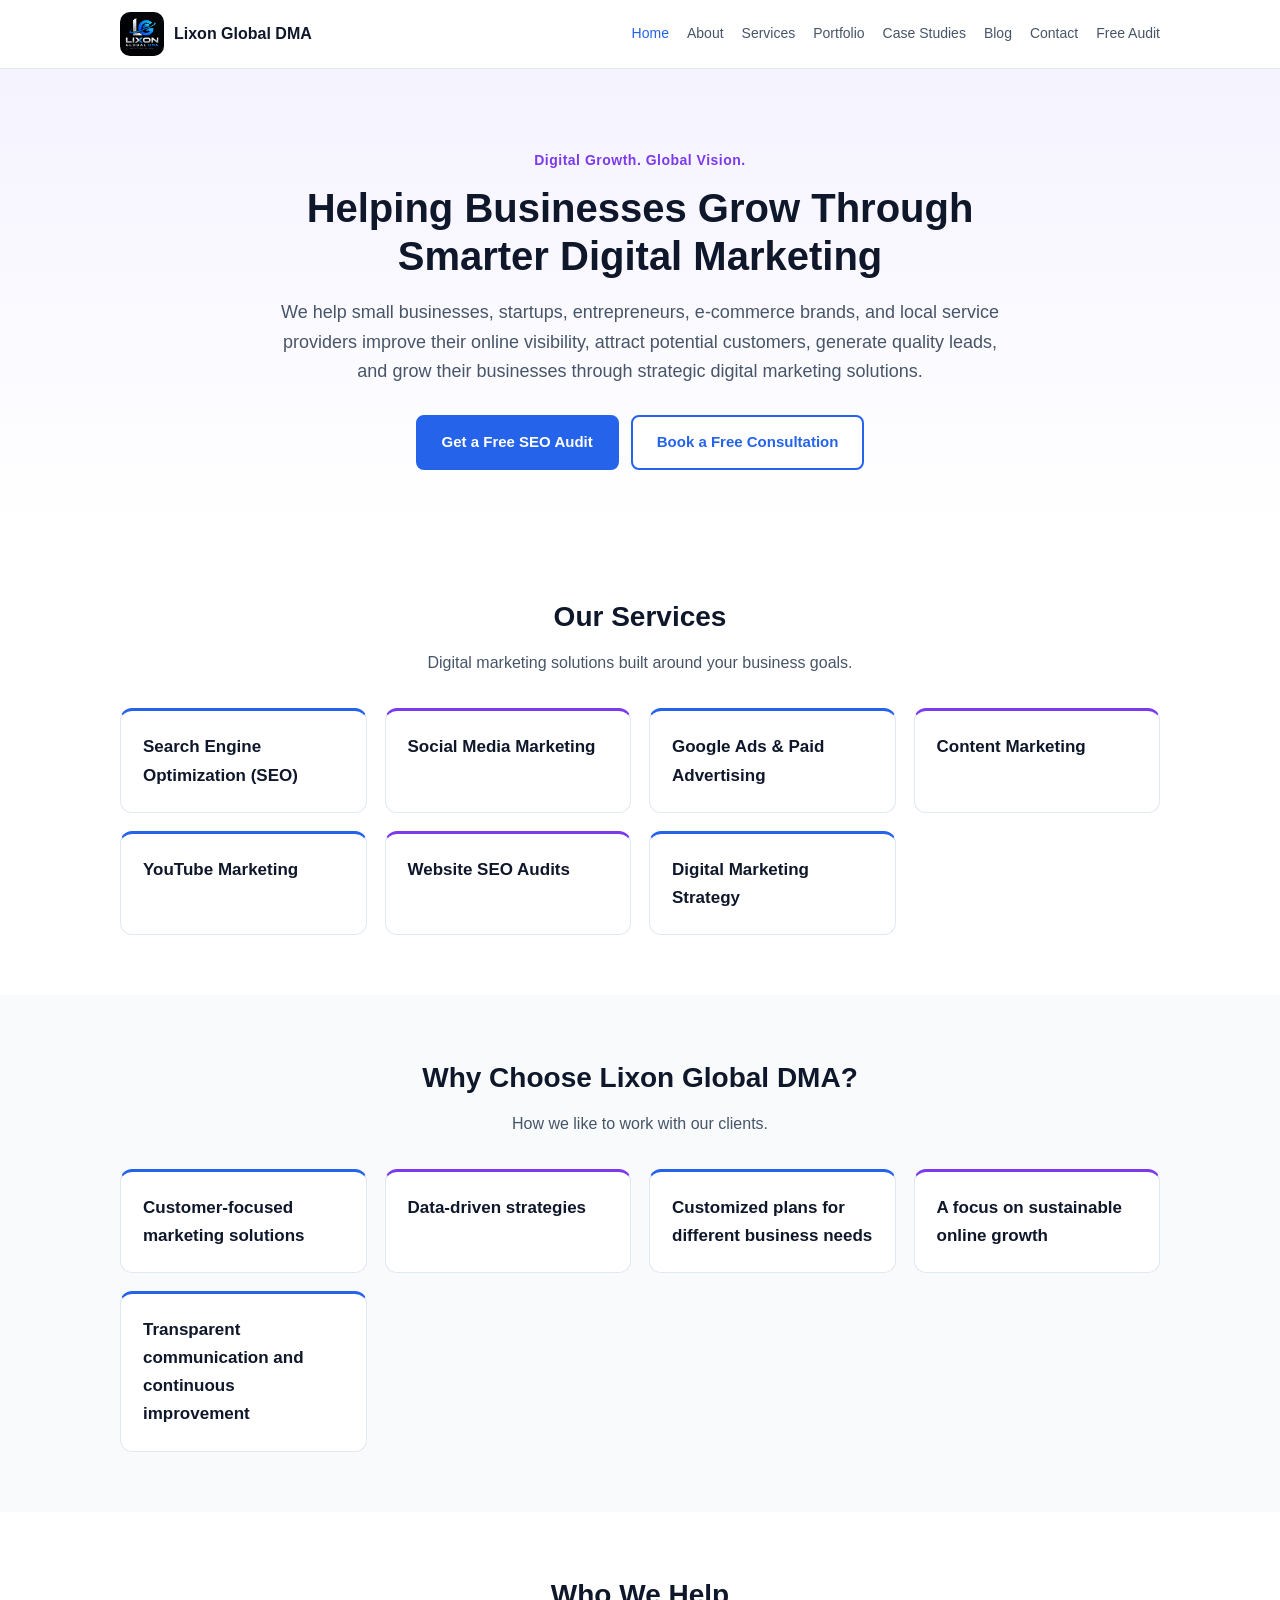
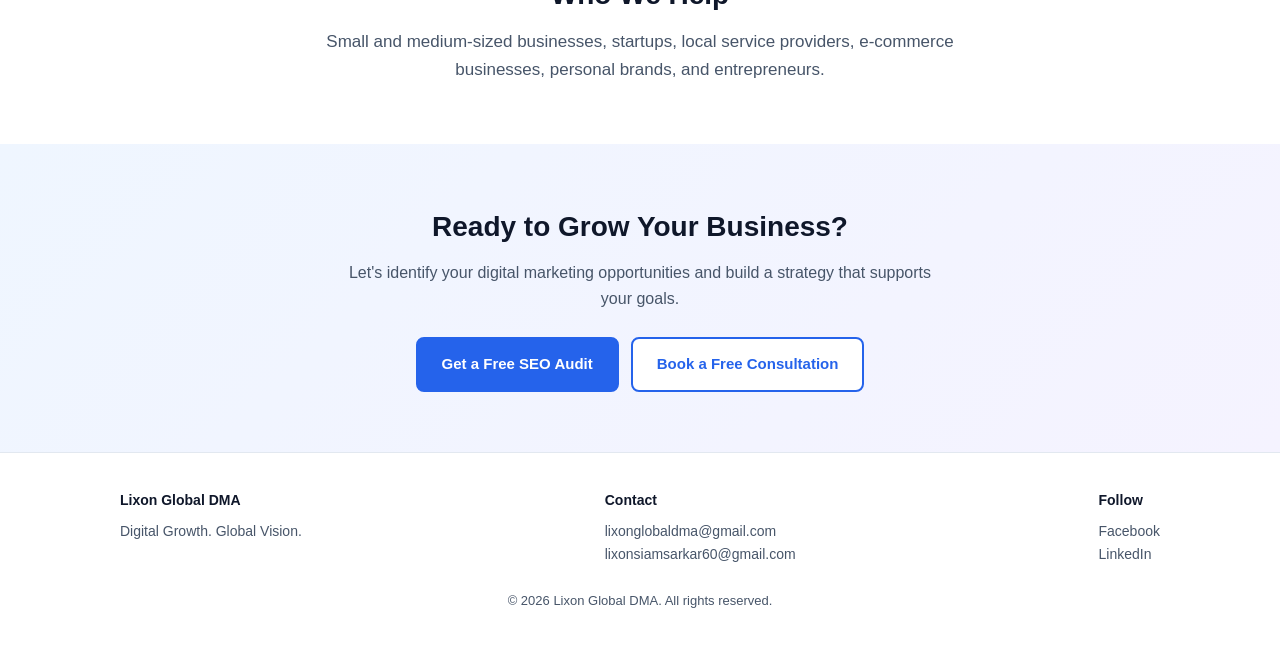
<file: index.html>
<!DOCTYPE html>
<html lang="en">
<head>
<meta charset="UTF-8">
<meta name="viewport" content="width=device-width, initial-scale=1">
<title>Lixon Global DMA | Digital Growth. Global Vision.</title>
<meta name="description" content="Lixon Global DMA is a digital marketing agency helping businesses grow through SEO, social media, content, and paid advertising.">
<link rel="stylesheet" href="style.css">
</head>
<body>
<header>
 <div class="wrap bar">
  <a href="index.html" class="brand"><span class="badge"><img src="logo.jpeg" alt="Lixon Global DMA logo"></span><span>Lixon Global DMA</span></a>
  <button class="menu-btn" id="menuBtn" aria-label="Open menu">Menu</button>
  <nav id="mainNav">
   <ul>
    <li><a href="index.html" class="active">Home</a></li>
    <li><a href="about.html">About</a></li>
    <li><a href="services.html">Services</a></li>
    <li><a href="portfolio.html">Portfolio</a></li>
    <li><a href="case-studies.html">Case Studies</a></li>
    <li><a href="blog.html">Blog</a></li>
    <li><a href="contact.html">Contact</a></li>
    <li><a href="free-audit.html">Free Audit</a></li>
   </ul>
  </nav>
 </div>
</header>

<main>
 <section class="hero">
  <div class="wrap">
   <p class="tag">Digital Growth. Global Vision.</p>
   <h1>Helping Businesses Grow Through Smarter Digital Marketing</h1>
   <p class="lead">We help small businesses, startups, entrepreneurs, e-commerce brands, and local service providers improve their online visibility, attract potential customers, generate quality leads, and grow their businesses through strategic digital marketing solutions.</p>
   <div class="btns">
    <a class="btn primary" href="free-audit.html">Get a Free SEO Audit</a>
    <a class="btn ghost" href="contact.html">Book a Free Consultation</a>
   </div>
  </div>
 </section>

 <section>
  <div class="wrap">
   <h2>Our Services</h2>
   <p class="sub">Digital marketing solutions built around your business goals.</p>
   <div class="grid">
    <div class="card"><h3>Search Engine Optimization (SEO)</h3></div>
    <div class="card"><h3>Social Media Marketing</h3></div>
    <div class="card"><h3>Google Ads &amp; Paid Advertising</h3></div>
    <div class="card"><h3>Content Marketing</h3></div>
    <div class="card"><h3>YouTube Marketing</h3></div>
    <div class="card"><h3>Website SEO Audits</h3></div>
    <div class="card"><h3>Digital Marketing Strategy</h3></div>
   </div>
  </div>
 </section>

 <section class="alt">
  <div class="wrap">
   <h2>Why Choose Lixon Global DMA?</h2>
   <p class="sub">How we like to work with our clients.</p>
   <div class="grid">
    <div class="card"><h3>Customer-focused marketing solutions</h3></div>
    <div class="card"><h3>Data-driven strategies</h3></div>
    <div class="card"><h3>Customized plans for different business needs</h3></div>
    <div class="card"><h3>A focus on sustainable online growth</h3></div>
    <div class="card"><h3>Transparent communication and continuous improvement</h3></div>
   </div>
  </div>
 </section>

 <section>
  <div class="wrap">
   <h2>Who We Help</h2>
   <p class="center-text">Small and medium-sized businesses, startups, local service providers, e-commerce businesses, personal brands, and entrepreneurs.</p>
  </div>
 </section>

 <section class="cta">
  <div class="wrap">
   <h2>Ready to Grow Your Business?</h2>
   <p>Let's identify your digital marketing opportunities and build a strategy that supports your goals.</p>
   <div class="btns">
    <a class="btn primary" href="free-audit.html">Get a Free SEO Audit</a>
    <a class="btn ghost" href="contact.html">Book a Free Consultation</a>
   </div>
  </div>
 </section>
</main>

<footer>
 <div class="wrap">
  <div class="foot">
   <div><h4>Lixon Global DMA</h4><p>Digital Growth. Global Vision.</p></div>
   <div><h4>Contact</h4>
    <p><a href="mailto:lixonglobaldma@gmail.com">lixonglobaldma@gmail.com</a></p>
    <p><a href="mailto:lixonsiamsarkar60@gmail.com">lixonsiamsarkar60@gmail.com</a></p></div>
   <div><h4>Follow</h4>
    <p><a href="https://www.facebook.com/lixonglobaldma" target="_blank" rel="noopener">Facebook</a></p>
    <p><a href="https://www.linkedin.com/in/lixon-siam-sarkar" target="_blank" rel="noopener">LinkedIn</a></p></div>
  </div>
  <p class="copy">&copy; <span id="year">2026</span> Lixon Global DMA. All rights reserved.</p>
 </div>
</footer>
<script src="script.js"></script>
</body>
</html>
</file>
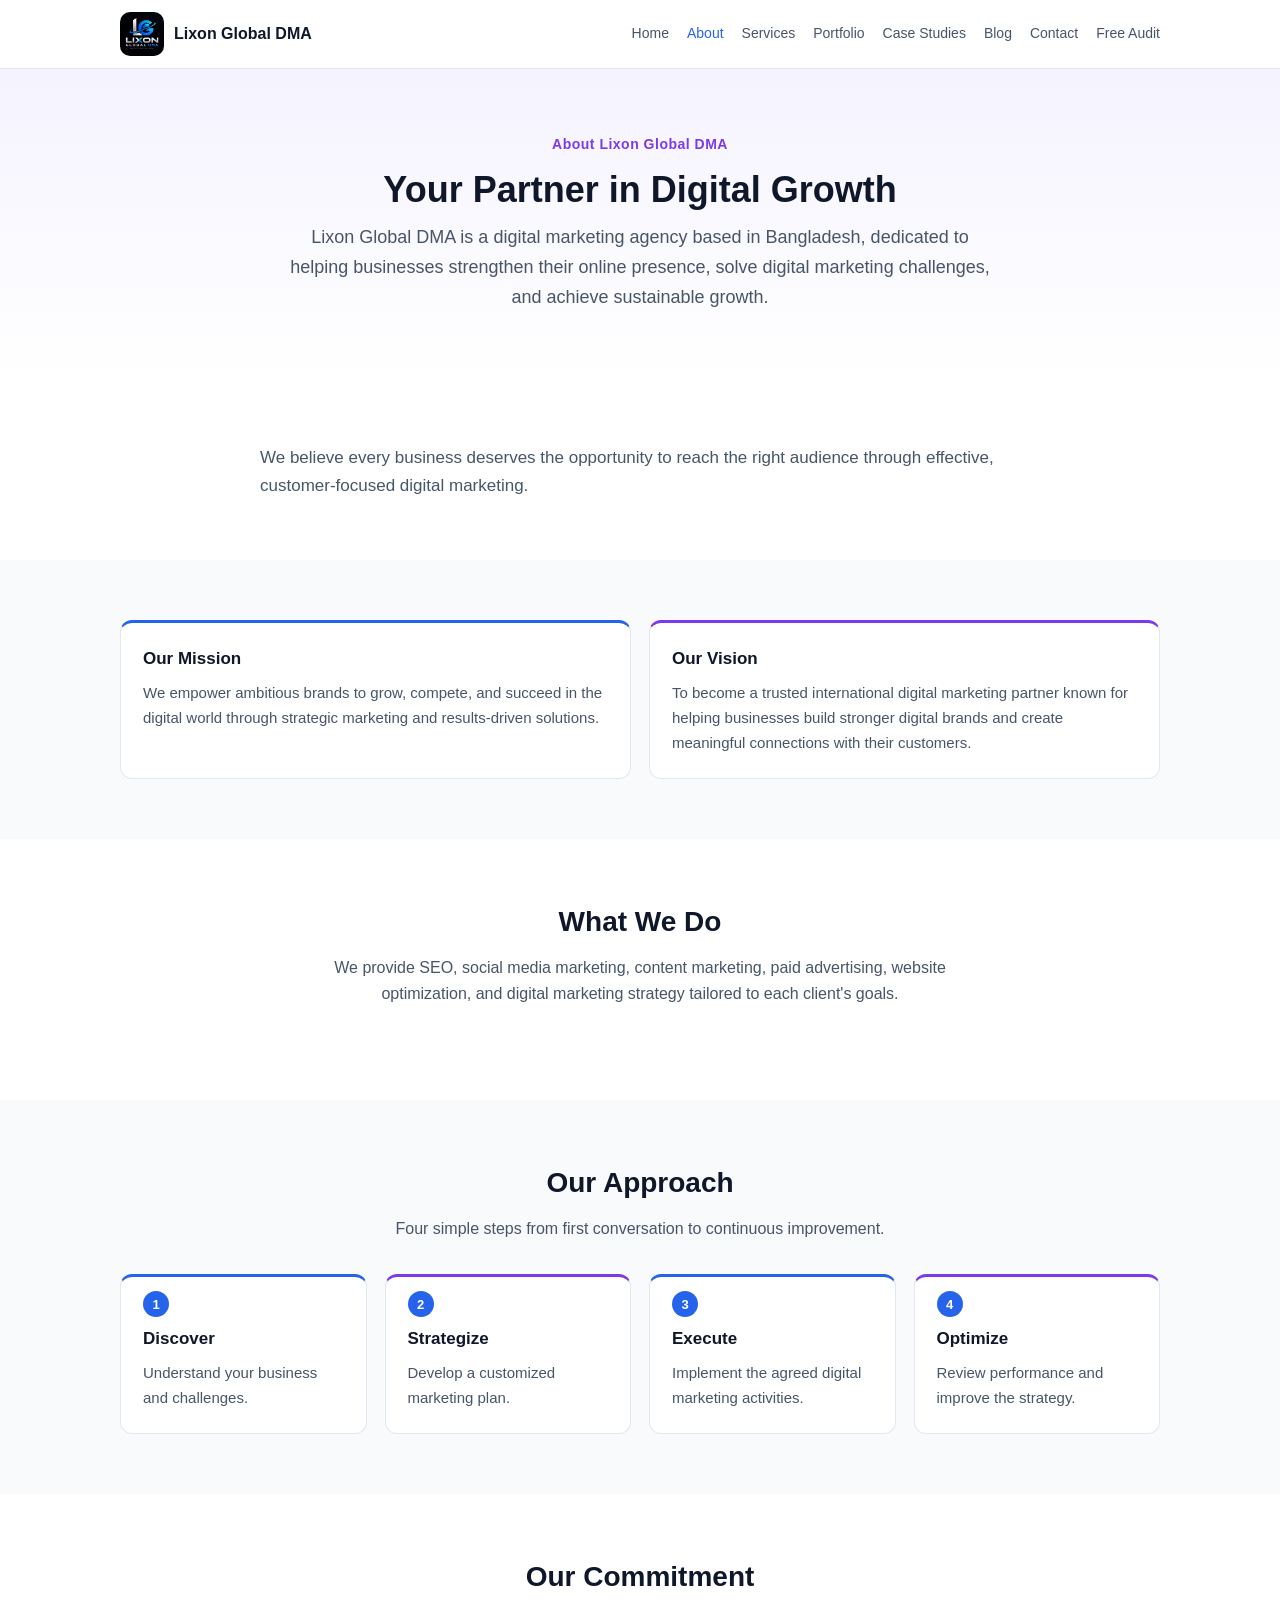
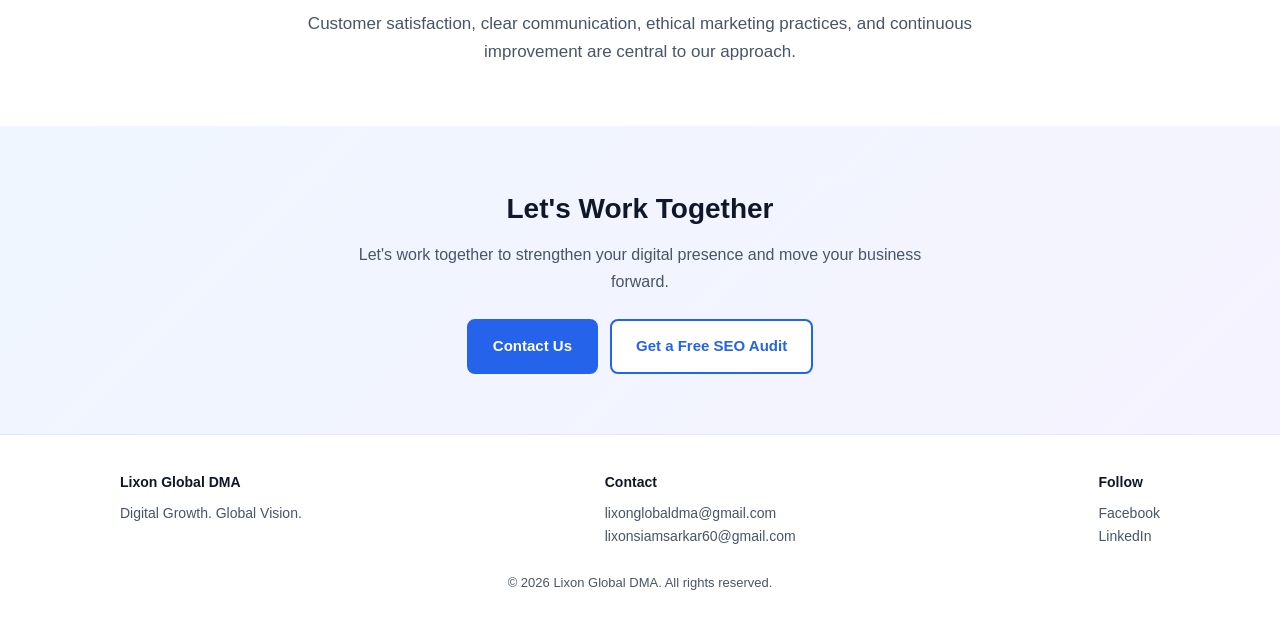
<file: about.html>
<!DOCTYPE html>
<html lang="en">
<head>
<meta charset="UTF-8">
<meta name="viewport" content="width=device-width, initial-scale=1">
<title>About Us | Lixon Global DMA</title>
<meta name="description" content="Lixon Global DMA is a digital marketing agency based in Bangladesh helping businesses grow online.">
<link rel="stylesheet" href="style.css">
</head>
<body>
<header>
 <div class="wrap bar">
  <a href="index.html" class="brand"><span class="badge"><img src="logo.jpeg" alt="Lixon Global DMA logo"></span><span>Lixon Global DMA</span></a>
  <button class="menu-btn" id="menuBtn" aria-label="Open menu">Menu</button>
  <nav id="mainNav">
   <ul>
    <li><a href="index.html">Home</a></li>
    <li><a href="about.html" class="active">About</a></li>
    <li><a href="services.html">Services</a></li>
    <li><a href="portfolio.html">Portfolio</a></li>
    <li><a href="case-studies.html">Case Studies</a></li>
    <li><a href="blog.html">Blog</a></li>
    <li><a href="contact.html">Contact</a></li>
    <li><a href="free-audit.html">Free Audit</a></li>
   </ul>
  </nav>
 </div>
</header>

<main>

 <section class="page-hero"><div class="wrap">
  <p class="tag">About Lixon Global DMA</p>
  <h1>Your Partner in Digital Growth</h1>
  <p class="lead">Lixon Global DMA is a digital marketing agency based in Bangladesh, dedicated to helping businesses strengthen their online presence, solve digital marketing challenges, and achieve sustainable growth.</p>
 </div></section>

 <section><div class="wrap"><div class="text-block">
  <p>We believe every business deserves the opportunity to reach the right audience through effective, customer-focused digital marketing.</p>
 </div></div></section>

 <section class="alt"><div class="wrap"><div class="two">
  <div class="card"><h3>Our Mission</h3><p>We empower ambitious brands to grow, compete, and succeed in the digital world through strategic marketing and results-driven solutions.</p></div>
  <div class="card"><h3>Our Vision</h3><p>To become a trusted international digital marketing partner known for helping businesses build stronger digital brands and create meaningful connections with their customers.</p></div>
 </div></div></section>

 <section><div class="wrap">
  <h2>What We Do</h2>
  <p class="sub">We provide SEO, social media marketing, content marketing, paid advertising, website optimization, and digital marketing strategy tailored to each client's goals.</p>
 </div></section>

 <section class="alt"><div class="wrap">
  <h2>Our Approach</h2>
  <p class="sub">Four simple steps from first conversation to continuous improvement.</p>
  <div class="grid steps">
   <div class="card"><h3>Discover</h3><p>Understand your business and challenges.</p></div>
   <div class="card"><h3>Strategize</h3><p>Develop a customized marketing plan.</p></div>
   <div class="card"><h3>Execute</h3><p>Implement the agreed digital marketing activities.</p></div>
   <div class="card"><h3>Optimize</h3><p>Review performance and improve the strategy.</p></div>
  </div>
 </div></section>

 <section><div class="wrap">
  <h2>Our Commitment</h2>
  <p class="center-text">Customer satisfaction, clear communication, ethical marketing practices, and continuous improvement are central to our approach.</p>
 </div></section>

 <section class="cta"><div class="wrap">
  <h2>Let's Work Together</h2>
  <p>Let's work together to strengthen your digital presence and move your business forward.</p>
  <div class="btns">
   <a class="btn primary" href="contact.html">Contact Us</a>
   <a class="btn ghost" href="free-audit.html">Get a Free SEO Audit</a>
  </div>
 </div></section>
</main>

<footer>
 <div class="wrap">
  <div class="foot">
   <div><h4>Lixon Global DMA</h4><p>Digital Growth. Global Vision.</p></div>
   <div><h4>Contact</h4>
    <p><a href="mailto:lixonglobaldma@gmail.com">lixonglobaldma@gmail.com</a></p>
    <p><a href="mailto:lixonsiamsarkar60@gmail.com">lixonsiamsarkar60@gmail.com</a></p></div>
   <div><h4>Follow</h4>
    <p><a href="https://www.facebook.com/lixonglobaldma" target="_blank" rel="noopener">Facebook</a></p>
    <p><a href="https://www.linkedin.com/in/lixon-siam-sarkar" target="_blank" rel="noopener">LinkedIn</a></p></div>
  </div>
  <p class="copy">&copy; <span id="year">2026</span> Lixon Global DMA. All rights reserved.</p>
 </div>
</footer>
<script src="script.js"></script>
</body>
</html>
</file>
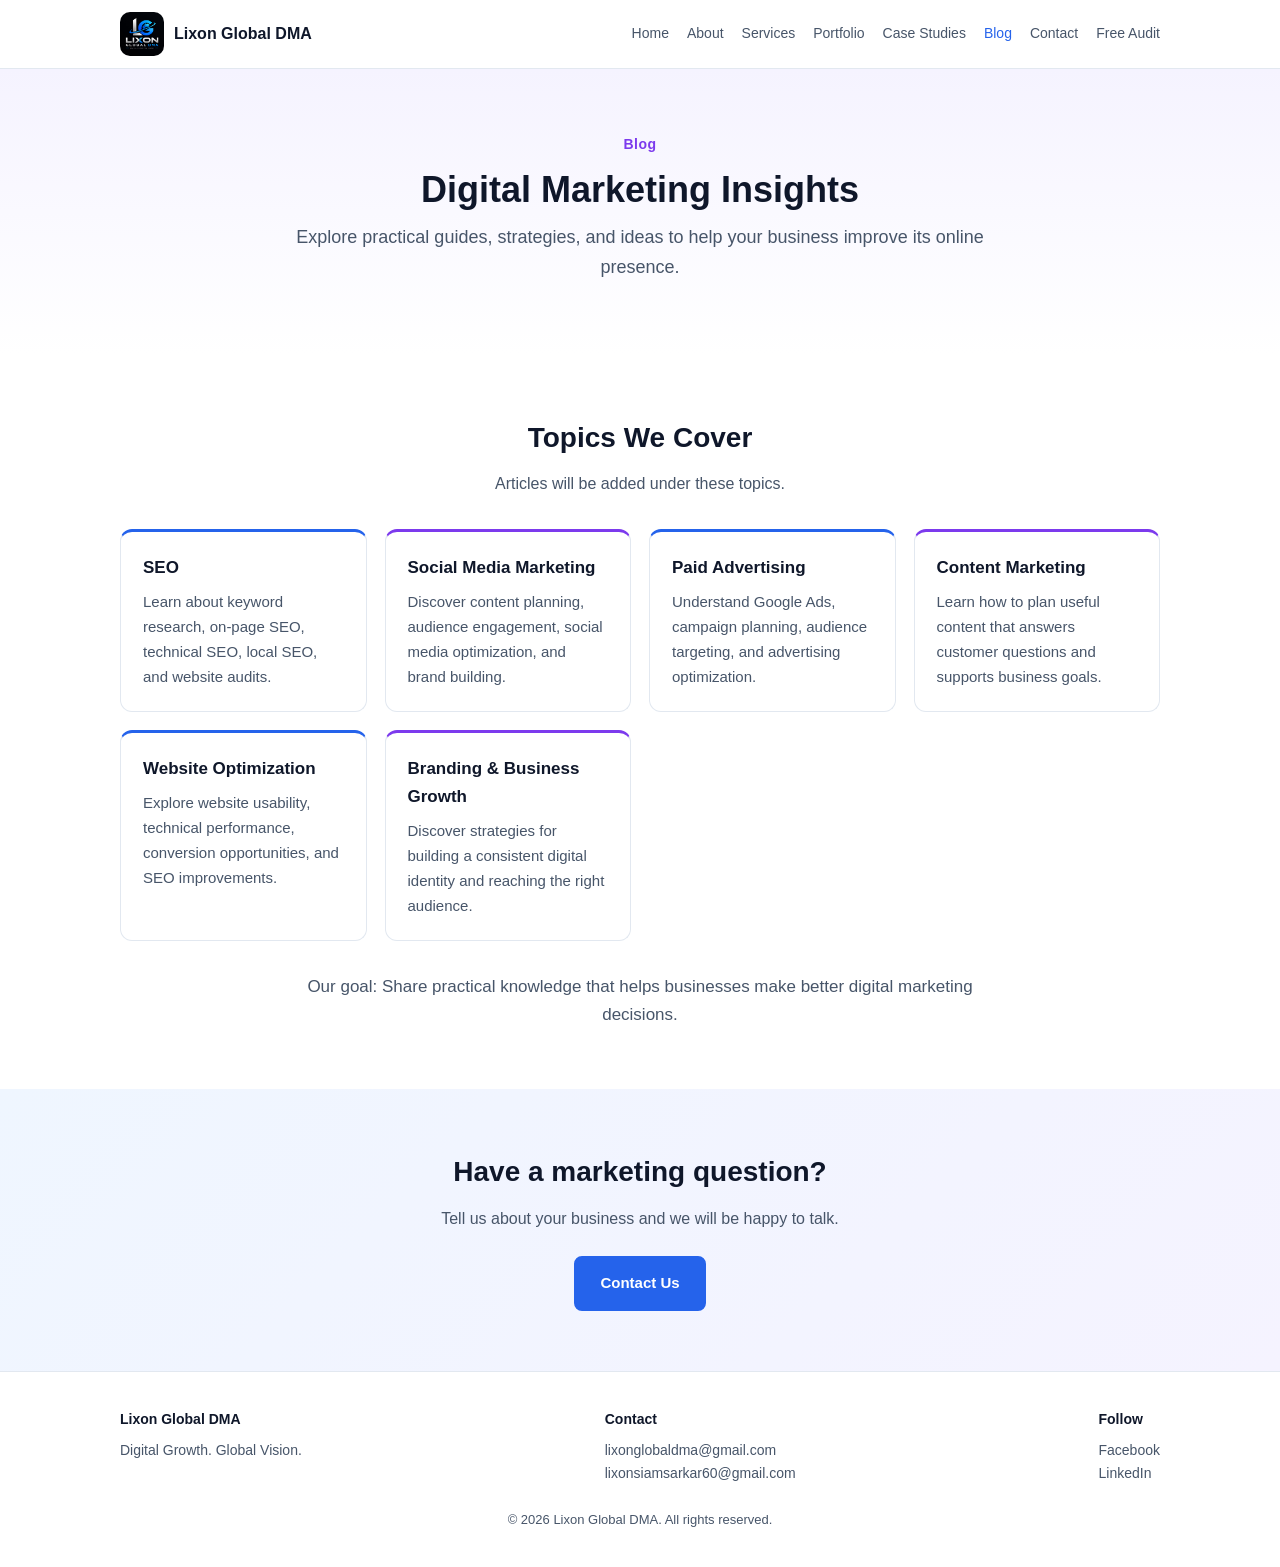
<file: blog.html>
<!DOCTYPE html>
<html lang="en">
<head>
<meta charset="UTF-8">
<meta name="viewport" content="width=device-width, initial-scale=1">
<title>Blog | Lixon Global DMA</title>
<meta name="description" content="Practical digital marketing guides on SEO, social media, paid ads, content, and website optimization.">
<link rel="stylesheet" href="style.css">
</head>
<body>
<header>
 <div class="wrap bar">
  <a href="index.html" class="brand"><span class="badge"><img src="logo.jpeg" alt="Lixon Global DMA logo"></span><span>Lixon Global DMA</span></a>
  <button class="menu-btn" id="menuBtn" aria-label="Open menu">Menu</button>
  <nav id="mainNav">
   <ul>
    <li><a href="index.html">Home</a></li>
    <li><a href="about.html">About</a></li>
    <li><a href="services.html">Services</a></li>
    <li><a href="portfolio.html">Portfolio</a></li>
    <li><a href="case-studies.html">Case Studies</a></li>
    <li><a href="blog.html" class="active">Blog</a></li>
    <li><a href="contact.html">Contact</a></li>
    <li><a href="free-audit.html">Free Audit</a></li>
   </ul>
  </nav>
 </div>
</header>

<main>

 <section class="page-hero"><div class="wrap">
  <p class="tag">Blog</p>
  <h1>Digital Marketing Insights</h1>
  <p class="lead">Explore practical guides, strategies, and ideas to help your business improve its online presence.</p>
 </div></section>

 <section><div class="wrap">
  <h2>Topics We Cover</h2>
  <p class="sub">Articles will be added under these topics.</p>
  <div class="grid">
   <div class="card"><h3>SEO</h3><p>Learn about keyword research, on-page SEO, technical SEO, local SEO, and website audits.</p></div>
   <div class="card"><h3>Social Media Marketing</h3><p>Discover content planning, audience engagement, social media optimization, and brand building.</p></div>
   <div class="card"><h3>Paid Advertising</h3><p>Understand Google Ads, campaign planning, audience targeting, and advertising optimization.</p></div>
   <div class="card"><h3>Content Marketing</h3><p>Learn how to plan useful content that answers customer questions and supports business goals.</p></div>
   <div class="card"><h3>Website Optimization</h3><p>Explore website usability, technical performance, conversion opportunities, and SEO improvements.</p></div>
   <div class="card"><h3>Branding &amp; Business Growth</h3><p>Discover strategies for building a consistent digital identity and reaching the right audience.</p></div>
  </div>
  <p class="center-text" style="margin-top:32px">Our goal: Share practical knowledge that helps businesses make better digital marketing decisions.</p>
 </div></section>

 <section class="cta"><div class="wrap">
  <h2>Have a marketing question?</h2>
  <p>Tell us about your business and we will be happy to talk.</p>
  <div class="btns"><a class="btn primary" href="contact.html">Contact Us</a></div>
 </div></section>
</main>

<footer>
 <div class="wrap">
  <div class="foot">
   <div><h4>Lixon Global DMA</h4><p>Digital Growth. Global Vision.</p></div>
   <div><h4>Contact</h4>
    <p><a href="mailto:lixonglobaldma@gmail.com">lixonglobaldma@gmail.com</a></p>
    <p><a href="mailto:lixonsiamsarkar60@gmail.com">lixonsiamsarkar60@gmail.com</a></p></div>
   <div><h4>Follow</h4>
    <p><a href="https://www.facebook.com/lixonglobaldma" target="_blank" rel="noopener">Facebook</a></p>
    <p><a href="https://www.linkedin.com/in/lixon-siam-sarkar" target="_blank" rel="noopener">LinkedIn</a></p></div>
  </div>
  <p class="copy">&copy; <span id="year">2026</span> Lixon Global DMA. All rights reserved.</p>
 </div>
</footer>
<script src="script.js"></script>
</body>
</html>
</file>
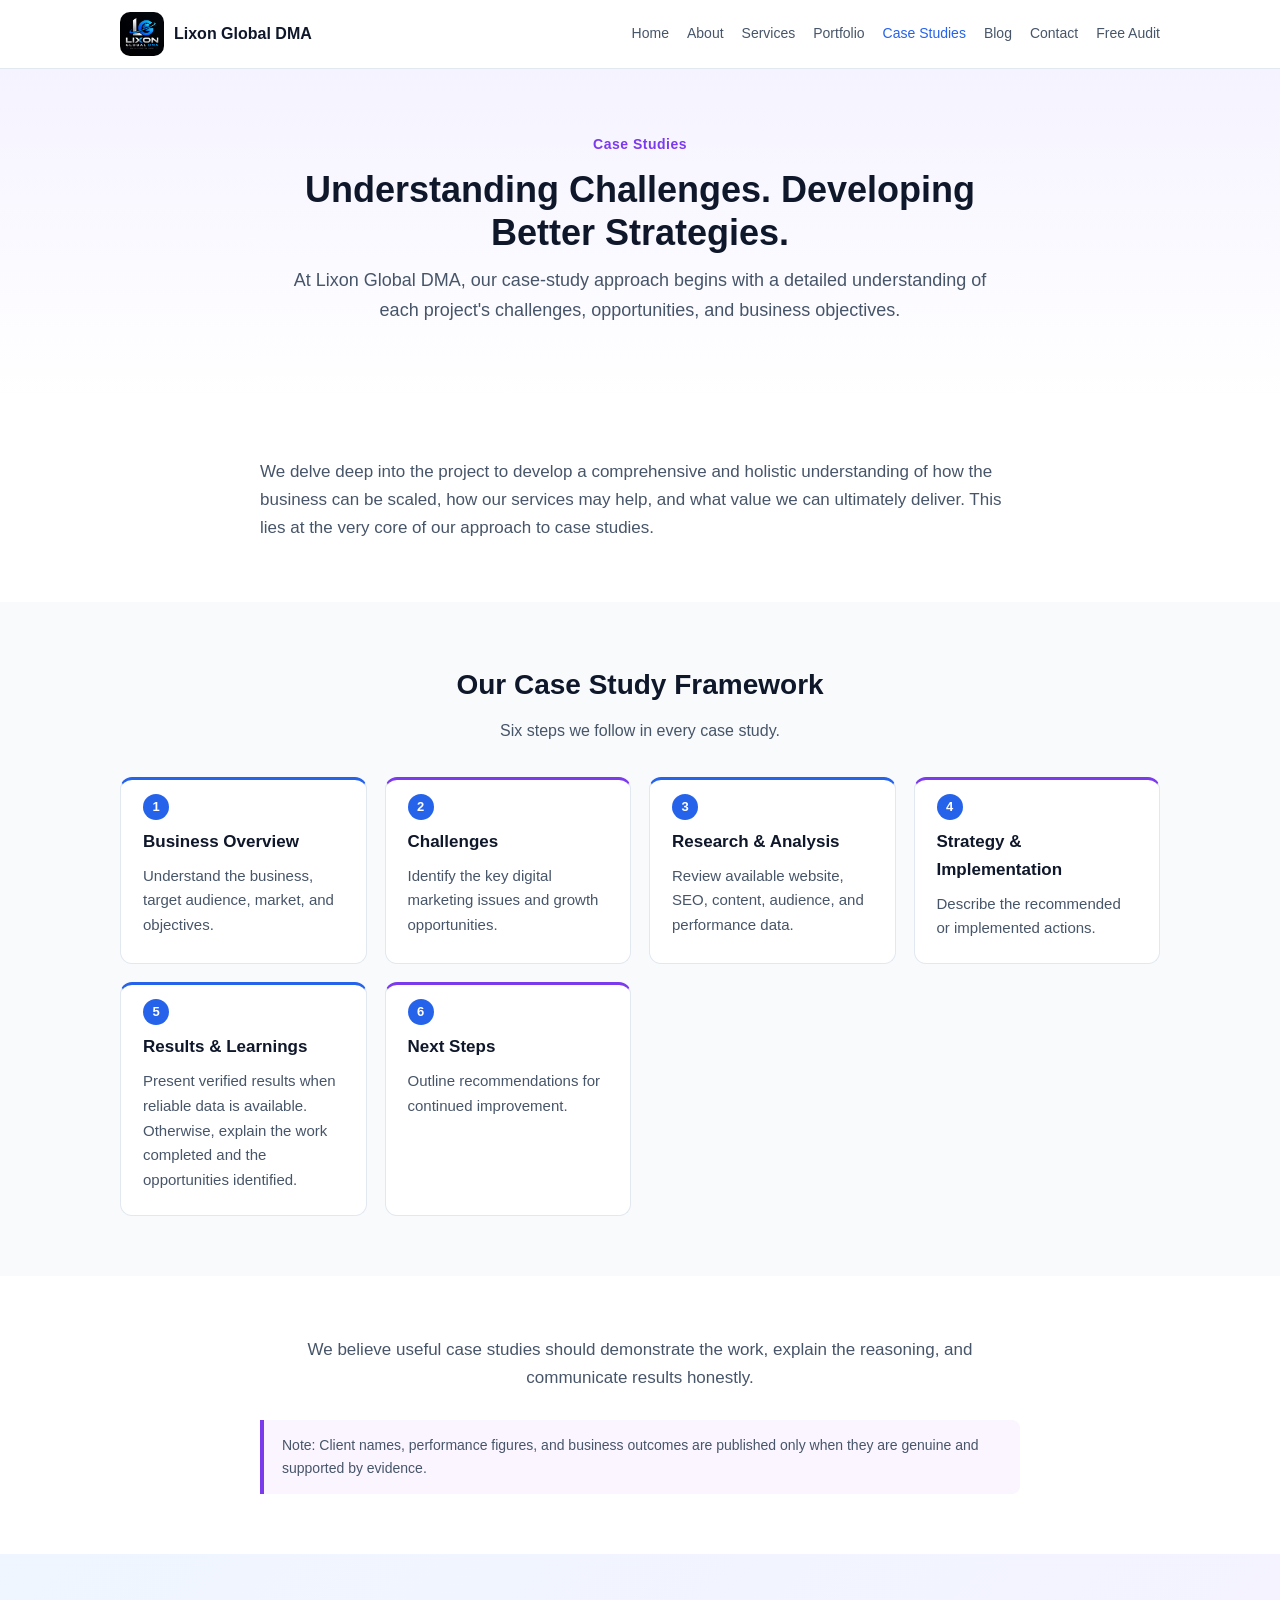
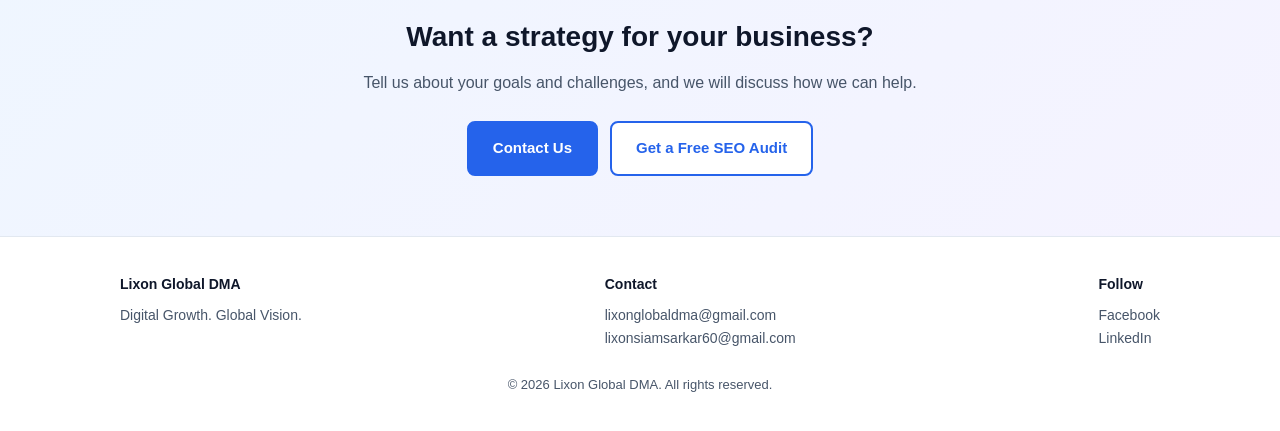
<file: case-studies.html>
<!DOCTYPE html>
<html lang="en">
<head>
<meta charset="UTF-8">
<meta name="viewport" content="width=device-width, initial-scale=1">
<title>Case Studies | Lixon Global DMA</title>
<meta name="description" content="How Lixon Global DMA approaches case studies: challenges, research, strategy, and honest results.">
<link rel="stylesheet" href="style.css">
</head>
<body>
<header>
 <div class="wrap bar">
  <a href="index.html" class="brand"><span class="badge"><img src="logo.jpeg" alt="Lixon Global DMA logo"></span><span>Lixon Global DMA</span></a>
  <button class="menu-btn" id="menuBtn" aria-label="Open menu">Menu</button>
  <nav id="mainNav">
   <ul>
    <li><a href="index.html">Home</a></li>
    <li><a href="about.html">About</a></li>
    <li><a href="services.html">Services</a></li>
    <li><a href="portfolio.html">Portfolio</a></li>
    <li><a href="case-studies.html" class="active">Case Studies</a></li>
    <li><a href="blog.html">Blog</a></li>
    <li><a href="contact.html">Contact</a></li>
    <li><a href="free-audit.html">Free Audit</a></li>
   </ul>
  </nav>
 </div>
</header>

<main>

 <section class="page-hero"><div class="wrap">
  <p class="tag">Case Studies</p>
  <h1>Understanding Challenges. Developing Better Strategies.</h1>
  <p class="lead">At Lixon Global DMA, our case-study approach begins with a detailed understanding of each project's challenges, opportunities, and business objectives.</p>
 </div></section>

 <section><div class="wrap"><div class="text-block">
  <p>We delve deep into the project to develop a comprehensive and holistic understanding of how the business can be scaled, how our services may help, and what value we can ultimately deliver. This lies at the very core of our approach to case studies.</p>
 </div></div></section>

 <section class="alt"><div class="wrap">
  <h2>Our Case Study Framework</h2>
  <p class="sub">Six steps we follow in every case study.</p>
  <div class="grid steps">
   <div class="card"><h3>Business Overview</h3><p>Understand the business, target audience, market, and objectives.</p></div>
   <div class="card"><h3>Challenges</h3><p>Identify the key digital marketing issues and growth opportunities.</p></div>
   <div class="card"><h3>Research &amp; Analysis</h3><p>Review available website, SEO, content, audience, and performance data.</p></div>
   <div class="card"><h3>Strategy &amp; Implementation</h3><p>Describe the recommended or implemented actions.</p></div>
   <div class="card"><h3>Results &amp; Learnings</h3><p>Present verified results when reliable data is available. Otherwise, explain the work completed and the opportunities identified.</p></div>
   <div class="card"><h3>Next Steps</h3><p>Outline recommendations for continued improvement.</p></div>
  </div>
 </div></section>

 <section><div class="wrap">
  <p class="center-text">We believe useful case studies should demonstrate the work, explain the reasoning, and communicate results honestly.</p>
  <p class="note">Note: Client names, performance figures, and business outcomes are published only when they are genuine and supported by evidence.</p>
 </div></section>

 <section class="cta"><div class="wrap">
  <h2>Want a strategy for your business?</h2>
  <p>Tell us about your goals and challenges, and we will discuss how we can help.</p>
  <div class="btns">
   <a class="btn primary" href="contact.html">Contact Us</a>
   <a class="btn ghost" href="free-audit.html">Get a Free SEO Audit</a>
  </div>
 </div></section>
</main>

<footer>
 <div class="wrap">
  <div class="foot">
   <div><h4>Lixon Global DMA</h4><p>Digital Growth. Global Vision.</p></div>
   <div><h4>Contact</h4>
    <p><a href="mailto:lixonglobaldma@gmail.com">lixonglobaldma@gmail.com</a></p>
    <p><a href="mailto:lixonsiamsarkar60@gmail.com">lixonsiamsarkar60@gmail.com</a></p></div>
   <div><h4>Follow</h4>
    <p><a href="https://www.facebook.com/lixonglobaldma" target="_blank" rel="noopener">Facebook</a></p>
    <p><a href="https://www.linkedin.com/in/lixon-siam-sarkar" target="_blank" rel="noopener">LinkedIn</a></p></div>
  </div>
  <p class="copy">&copy; <span id="year">2026</span> Lixon Global DMA. All rights reserved.</p>
 </div>
</footer>
<script src="script.js"></script>
</body>
</html>
</file>
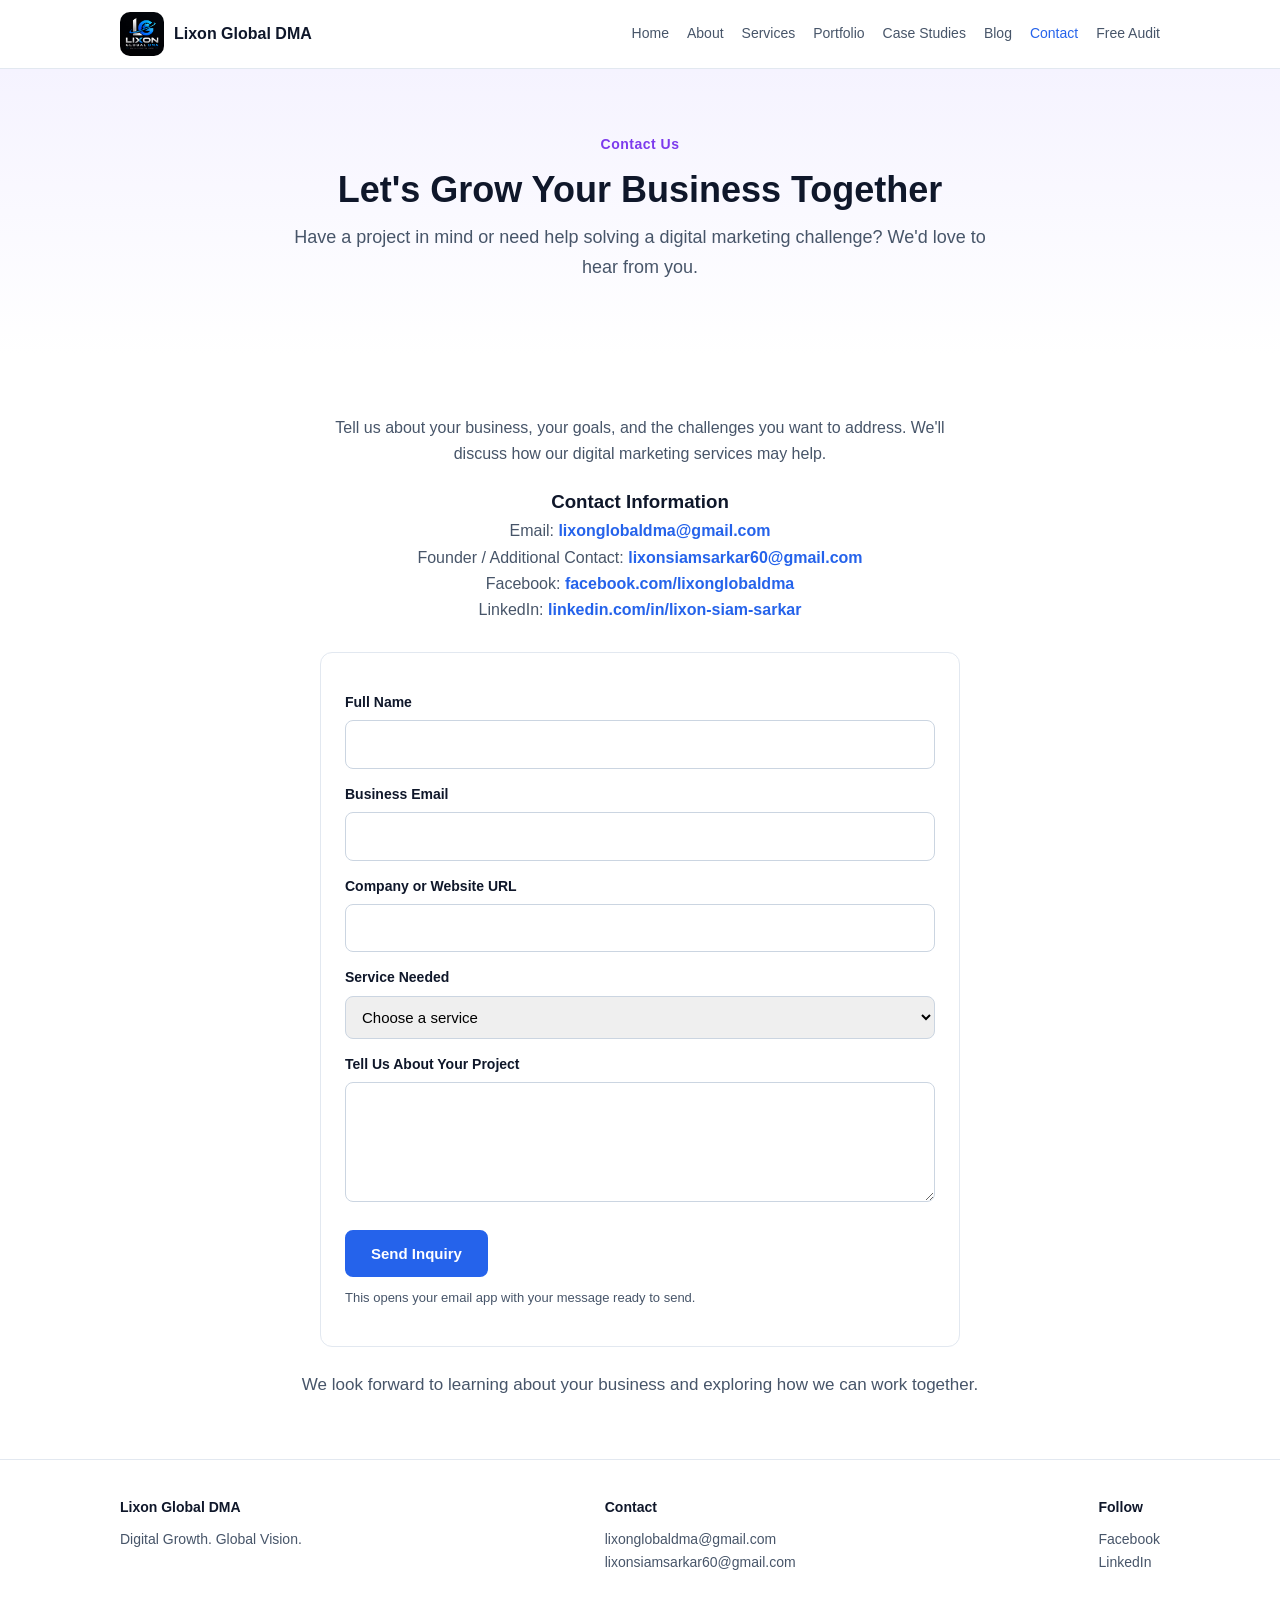
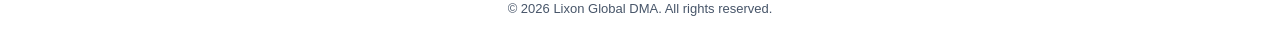
<file: contact.html>
<!DOCTYPE html>
<html lang="en">
<head>
<meta charset="UTF-8">
<meta name="viewport" content="width=device-width, initial-scale=1">
<title>Contact Us | Lixon Global DMA</title>
<meta name="description" content="Contact Lixon Global DMA to discuss your digital marketing goals and challenges.">
<link rel="stylesheet" href="style.css">
</head>
<body>
<header>
 <div class="wrap bar">
  <a href="index.html" class="brand"><span class="badge"><img src="logo.jpeg" alt="Lixon Global DMA logo"></span><span>Lixon Global DMA</span></a>
  <button class="menu-btn" id="menuBtn" aria-label="Open menu">Menu</button>
  <nav id="mainNav">
   <ul>
    <li><a href="index.html">Home</a></li>
    <li><a href="about.html">About</a></li>
    <li><a href="services.html">Services</a></li>
    <li><a href="portfolio.html">Portfolio</a></li>
    <li><a href="case-studies.html">Case Studies</a></li>
    <li><a href="blog.html">Blog</a></li>
    <li><a href="contact.html" class="active">Contact</a></li>
    <li><a href="free-audit.html">Free Audit</a></li>
   </ul>
  </nav>
 </div>
</header>

<main>

 <section class="page-hero"><div class="wrap">
  <p class="tag">Contact Us</p>
  <h1>Let's Grow Your Business Together</h1>
  <p class="lead">Have a project in mind or need help solving a digital marketing challenge? We'd love to hear from you.</p>
 </div></section>

 <section><div class="wrap">
  <div class="contact-box">
   <p>Tell us about your business, your goals, and the challenges you want to address. We'll discuss how our digital marketing services may help.</p>
   <h3 style="margin-top:20px;color:#0f172a">Contact Information</h3>
   <p>Email: <a href="mailto:lixonglobaldma@gmail.com">lixonglobaldma@gmail.com</a></p>
   <p>Founder / Additional Contact: <a href="mailto:lixonsiamsarkar60@gmail.com">lixonsiamsarkar60@gmail.com</a></p>
   <p>Facebook: <a href="https://www.facebook.com/lixonglobaldma" target="_blank" rel="noopener">facebook.com/lixonglobaldma</a></p>
   <p>LinkedIn: <a href="https://www.linkedin.com/in/lixon-siam-sarkar" target="_blank" rel="noopener">linkedin.com/in/lixon-siam-sarkar</a></p>
  </div>

  <form class="mail-form" data-subject="New Inquiry from Website" novalidate>
   <label for="c-name">Full Name</label>
   <input type="text" id="c-name" name="name" required>
   <label for="c-email">Business Email</label>
   <input type="email" id="c-email" name="email" required>
   <label for="c-site">Company or Website URL</label>
   <input type="text" id="c-site" name="site">
   <label for="c-service">Service Needed</label>
   <select id="c-service" name="service" required>
    <option value="">Choose a service</option>
    <option>Search Engine Optimization (SEO)</option>
    <option>Social Media Marketing</option>
    <option>Google Ads &amp; Paid Advertising</option>
    <option>Content Marketing</option>
    <option>YouTube Marketing</option>
    <option>Website SEO Audit</option>
    <option>Digital Marketing Strategy</option>
    <option>Not sure yet</option>
   </select>
   <label for="c-msg">Tell Us About Your Project</label>
   <textarea id="c-msg" name="message" required></textarea>
   <button type="submit" class="btn primary">Send Inquiry</button>
   <p class="form-help">This opens your email app with your message ready to send.</p>
   <p class="form-msg" role="status"></p>
  </form>
  <p class="center-text" style="margin-top:24px">We look forward to learning about your business and exploring how we can work together.</p>
 </div></section>
</main>

<footer>
 <div class="wrap">
  <div class="foot">
   <div><h4>Lixon Global DMA</h4><p>Digital Growth. Global Vision.</p></div>
   <div><h4>Contact</h4>
    <p><a href="mailto:lixonglobaldma@gmail.com">lixonglobaldma@gmail.com</a></p>
    <p><a href="mailto:lixonsiamsarkar60@gmail.com">lixonsiamsarkar60@gmail.com</a></p></div>
   <div><h4>Follow</h4>
    <p><a href="https://www.facebook.com/lixonglobaldma" target="_blank" rel="noopener">Facebook</a></p>
    <p><a href="https://www.linkedin.com/in/lixon-siam-sarkar" target="_blank" rel="noopener">LinkedIn</a></p></div>
  </div>
  <p class="copy">&copy; <span id="year">2026</span> Lixon Global DMA. All rights reserved.</p>
 </div>
</footer>
<script src="script.js"></script>
</body>
</html>
</file>
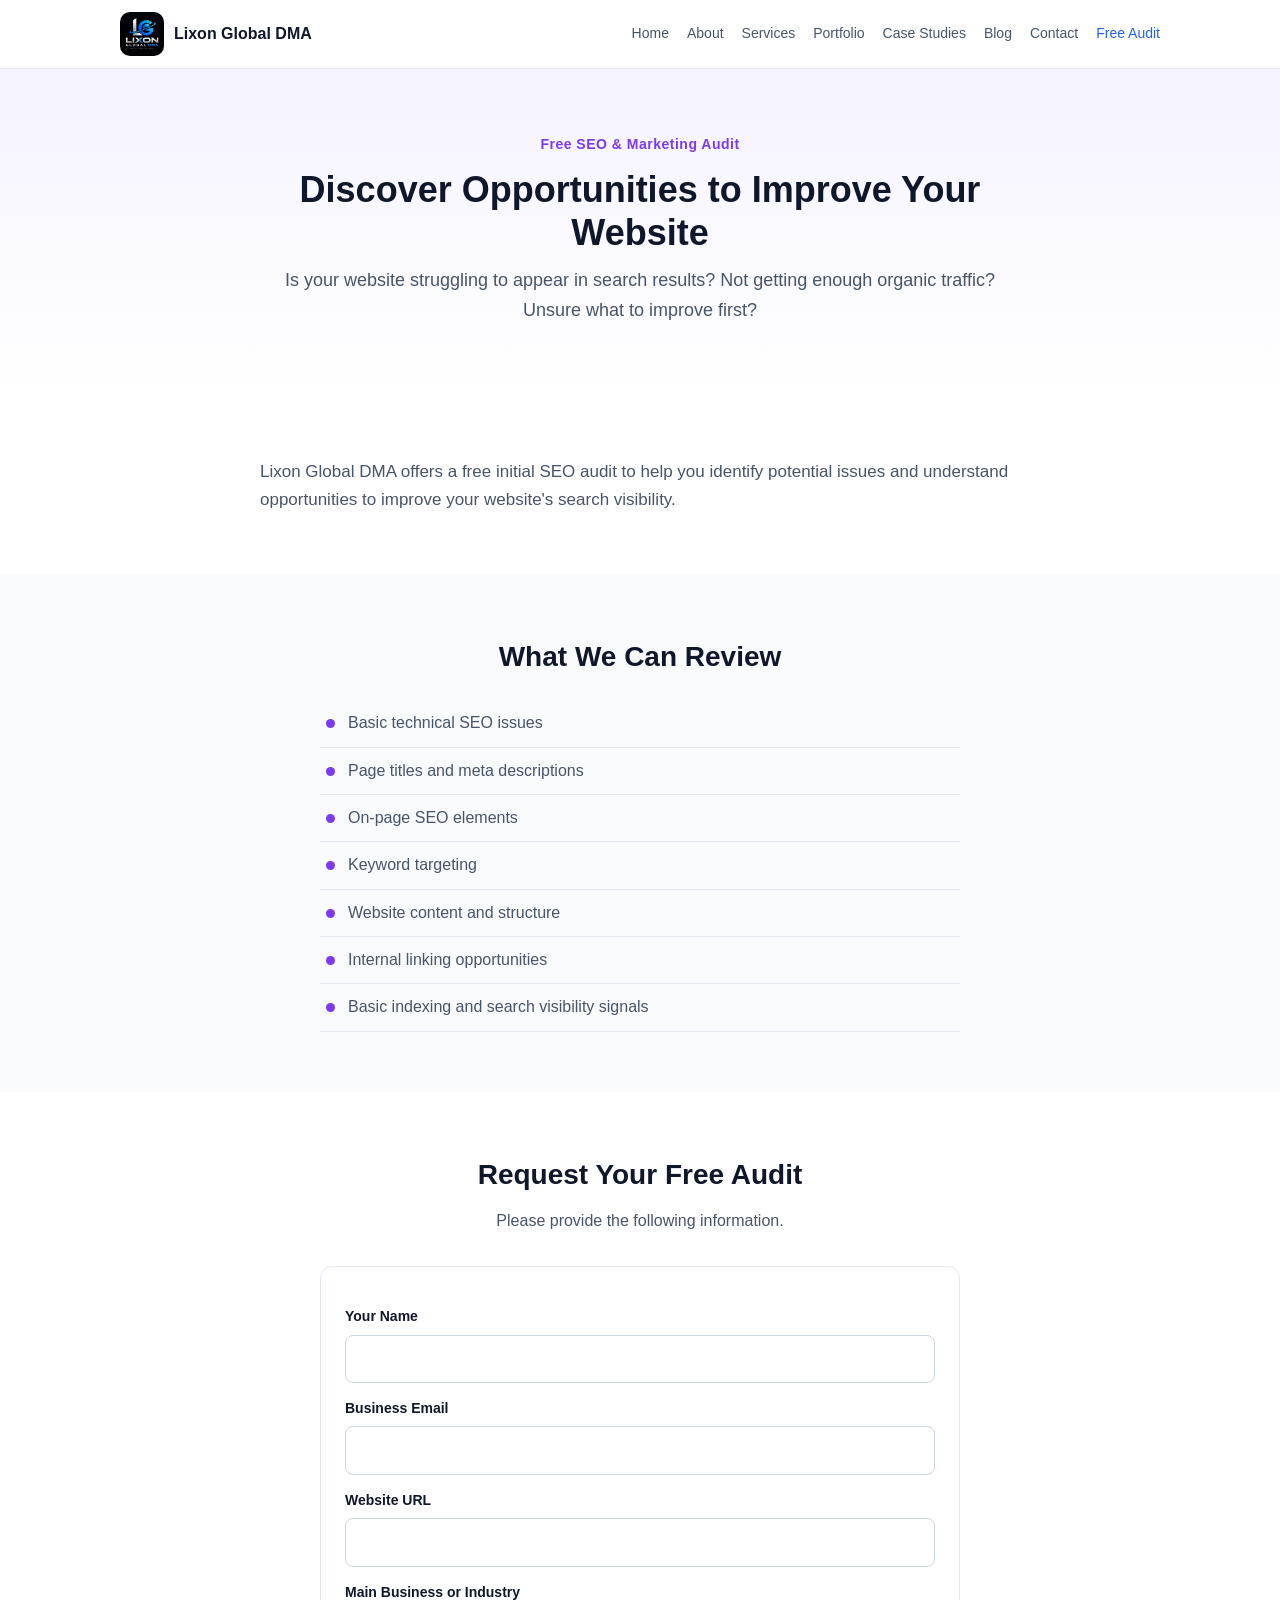
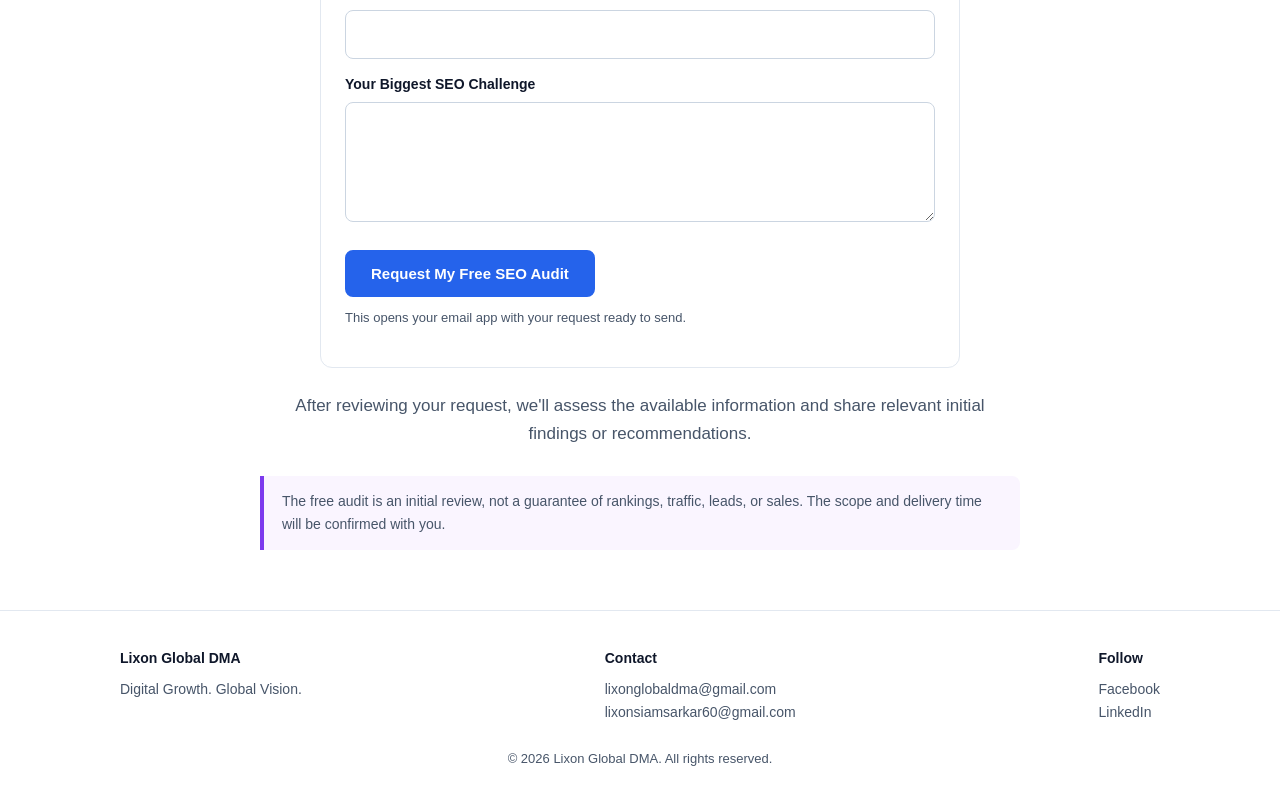
<file: free-audit.html>
<!DOCTYPE html>
<html lang="en">
<head>
<meta charset="UTF-8">
<meta name="viewport" content="width=device-width, initial-scale=1">
<title>Free SEO & Marketing Audit | Lixon Global DMA</title>
<meta name="description" content="Request a free initial SEO audit from Lixon Global DMA to find opportunities to improve your website.">
<link rel="stylesheet" href="style.css">
</head>
<body>
<header>
 <div class="wrap bar">
  <a href="index.html" class="brand"><span class="badge"><img src="logo.jpeg" alt="Lixon Global DMA logo"></span><span>Lixon Global DMA</span></a>
  <button class="menu-btn" id="menuBtn" aria-label="Open menu">Menu</button>
  <nav id="mainNav">
   <ul>
    <li><a href="index.html">Home</a></li>
    <li><a href="about.html">About</a></li>
    <li><a href="services.html">Services</a></li>
    <li><a href="portfolio.html">Portfolio</a></li>
    <li><a href="case-studies.html">Case Studies</a></li>
    <li><a href="blog.html">Blog</a></li>
    <li><a href="contact.html">Contact</a></li>
    <li><a href="free-audit.html" class="active">Free Audit</a></li>
   </ul>
  </nav>
 </div>
</header>

<main>

 <section class="page-hero"><div class="wrap">
  <p class="tag">Free SEO &amp; Marketing Audit</p>
  <h1>Discover Opportunities to Improve Your Website</h1>
  <p class="lead">Is your website struggling to appear in search results? Not getting enough organic traffic? Unsure what to improve first?</p>
 </div></section>

 <section><div class="wrap"><div class="text-block">
  <p>Lixon Global DMA offers a free initial SEO audit to help you identify potential issues and understand opportunities to improve your website's search visibility.</p>
 </div></div></section>

 <section class="alt"><div class="wrap">
  <h2>What We Can Review</h2>
  <ul class="list" style="margin-top:20px">
   <li>Basic technical SEO issues</li>
   <li>Page titles and meta descriptions</li>
   <li>On-page SEO elements</li>
   <li>Keyword targeting</li>
   <li>Website content and structure</li>
   <li>Internal linking opportunities</li>
   <li>Basic indexing and search visibility signals</li>
  </ul>
 </div></section>

 <section><div class="wrap">
  <h2>Request Your Free Audit</h2>
  <p class="sub">Please provide the following information.</p>
  <form class="mail-form" data-subject="Free SEO Audit Request" novalidate>
   <label for="a-name">Your Name</label>
   <input type="text" id="a-name" name="name" required>
   <label for="a-email">Business Email</label>
   <input type="email" id="a-email" name="email" required>
   <label for="a-site">Website URL</label>
   <input type="text" id="a-site" name="site" required>
   <label for="a-industry">Main Business or Industry</label>
   <input type="text" id="a-industry" name="industry" required>
   <label for="a-challenge">Your Biggest SEO Challenge</label>
   <textarea id="a-challenge" name="challenge" required></textarea>
   <button type="submit" class="btn primary">Request My Free SEO Audit</button>
   <p class="form-help">This opens your email app with your request ready to send.</p>
   <p class="form-msg" role="status"></p>
  </form>
  <p class="center-text" style="margin-top:24px">After reviewing your request, we'll assess the available information and share relevant initial findings or recommendations.</p>
  <p class="note">The free audit is an initial review, not a guarantee of rankings, traffic, leads, or sales. The scope and delivery time will be confirmed with you.</p>
 </div></section>
</main>

<footer>
 <div class="wrap">
  <div class="foot">
   <div><h4>Lixon Global DMA</h4><p>Digital Growth. Global Vision.</p></div>
   <div><h4>Contact</h4>
    <p><a href="mailto:lixonglobaldma@gmail.com">lixonglobaldma@gmail.com</a></p>
    <p><a href="mailto:lixonsiamsarkar60@gmail.com">lixonsiamsarkar60@gmail.com</a></p></div>
   <div><h4>Follow</h4>
    <p><a href="https://www.facebook.com/lixonglobaldma" target="_blank" rel="noopener">Facebook</a></p>
    <p><a href="https://www.linkedin.com/in/lixon-siam-sarkar" target="_blank" rel="noopener">LinkedIn</a></p></div>
  </div>
  <p class="copy">&copy; <span id="year">2026</span> Lixon Global DMA. All rights reserved.</p>
 </div>
</footer>
<script src="script.js"></script>
</body>
</html>
</file>
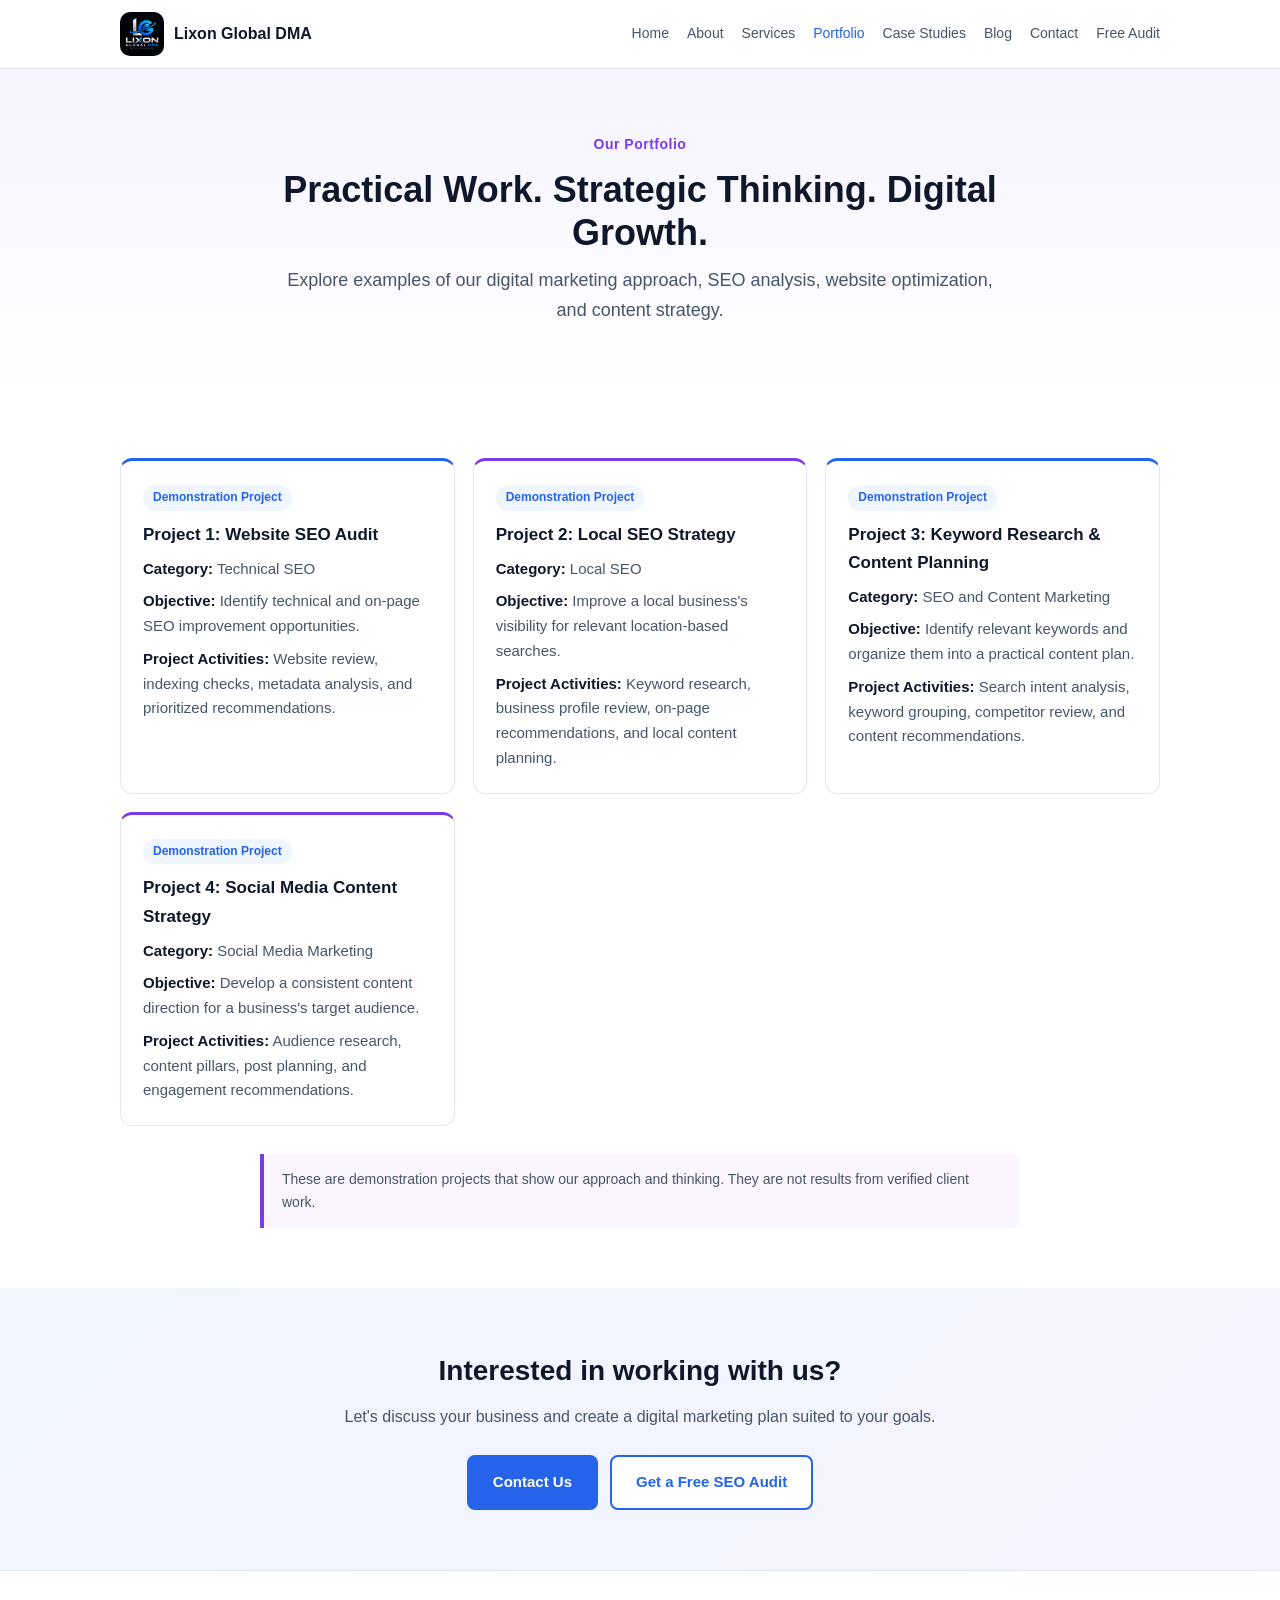
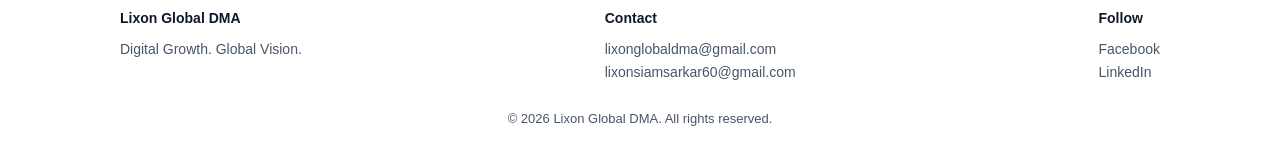
<file: portfolio.html>
<!DOCTYPE html>
<html lang="en">
<head>
<meta charset="UTF-8">
<meta name="viewport" content="width=device-width, initial-scale=1">
<title>Portfolio | Lixon Global DMA</title>
<meta name="description" content="Examples of our digital marketing approach: SEO analysis, website optimization, and content strategy.">
<link rel="stylesheet" href="style.css">
</head>
<body>
<header>
 <div class="wrap bar">
  <a href="index.html" class="brand"><span class="badge"><img src="logo.jpeg" alt="Lixon Global DMA logo"></span><span>Lixon Global DMA</span></a>
  <button class="menu-btn" id="menuBtn" aria-label="Open menu">Menu</button>
  <nav id="mainNav">
   <ul>
    <li><a href="index.html">Home</a></li>
    <li><a href="about.html">About</a></li>
    <li><a href="services.html">Services</a></li>
    <li><a href="portfolio.html" class="active">Portfolio</a></li>
    <li><a href="case-studies.html">Case Studies</a></li>
    <li><a href="blog.html">Blog</a></li>
    <li><a href="contact.html">Contact</a></li>
    <li><a href="free-audit.html">Free Audit</a></li>
   </ul>
  </nav>
 </div>
</header>

<main>

 <section class="page-hero"><div class="wrap">
  <p class="tag">Our Portfolio</p>
  <h1>Practical Work. Strategic Thinking. Digital Growth.</h1>
  <p class="lead">Explore examples of our digital marketing approach, SEO analysis, website optimization, and content strategy.</p>
 </div></section>

 <section><div class="wrap">
  <div class="two">
   <div class="card"><span class="chip demo">Demonstration Project</span><h3>Project 1: Website SEO Audit</h3>
    <p class="meta"><strong>Category:</strong> Technical SEO</p>
    <p class="meta"><strong>Objective:</strong> Identify technical and on-page SEO improvement opportunities.</p>
    <p class="meta"><strong>Project Activities:</strong> Website review, indexing checks, metadata analysis, and prioritized recommendations.</p></div>
   <div class="card"><span class="chip demo">Demonstration Project</span><h3>Project 2: Local SEO Strategy</h3>
    <p class="meta"><strong>Category:</strong> Local SEO</p>
    <p class="meta"><strong>Objective:</strong> Improve a local business's visibility for relevant location-based searches.</p>
    <p class="meta"><strong>Project Activities:</strong> Keyword research, business profile review, on-page recommendations, and local content planning.</p></div>
   <div class="card"><span class="chip demo">Demonstration Project</span><h3>Project 3: Keyword Research &amp; Content Planning</h3>
    <p class="meta"><strong>Category:</strong> SEO and Content Marketing</p>
    <p class="meta"><strong>Objective:</strong> Identify relevant keywords and organize them into a practical content plan.</p>
    <p class="meta"><strong>Project Activities:</strong> Search intent analysis, keyword grouping, competitor review, and content recommendations.</p></div>
   <div class="card"><span class="chip demo">Demonstration Project</span><h3>Project 4: Social Media Content Strategy</h3>
    <p class="meta"><strong>Category:</strong> Social Media Marketing</p>
    <p class="meta"><strong>Objective:</strong> Develop a consistent content direction for a business's target audience.</p>
    <p class="meta"><strong>Project Activities:</strong> Audience research, content pillars, post planning, and engagement recommendations.</p></div>
  </div>
  <p class="note">These are demonstration projects that show our approach and thinking. They are not results from verified client work.</p>
 </div></section>

 <section class="cta"><div class="wrap">
  <h2>Interested in working with us?</h2>
  <p>Let's discuss your business and create a digital marketing plan suited to your goals.</p>
  <div class="btns">
   <a class="btn primary" href="contact.html">Contact Us</a>
   <a class="btn ghost" href="free-audit.html">Get a Free SEO Audit</a>
  </div>
 </div></section>
</main>

<footer>
 <div class="wrap">
  <div class="foot">
   <div><h4>Lixon Global DMA</h4><p>Digital Growth. Global Vision.</p></div>
   <div><h4>Contact</h4>
    <p><a href="mailto:lixonglobaldma@gmail.com">lixonglobaldma@gmail.com</a></p>
    <p><a href="mailto:lixonsiamsarkar60@gmail.com">lixonsiamsarkar60@gmail.com</a></p></div>
   <div><h4>Follow</h4>
    <p><a href="https://www.facebook.com/lixonglobaldma" target="_blank" rel="noopener">Facebook</a></p>
    <p><a href="https://www.linkedin.com/in/lixon-siam-sarkar" target="_blank" rel="noopener">LinkedIn</a></p></div>
  </div>
  <p class="copy">&copy; <span id="year">2026</span> Lixon Global DMA. All rights reserved.</p>
 </div>
</footer>
<script src="script.js"></script>
</body>
</html>
</file>
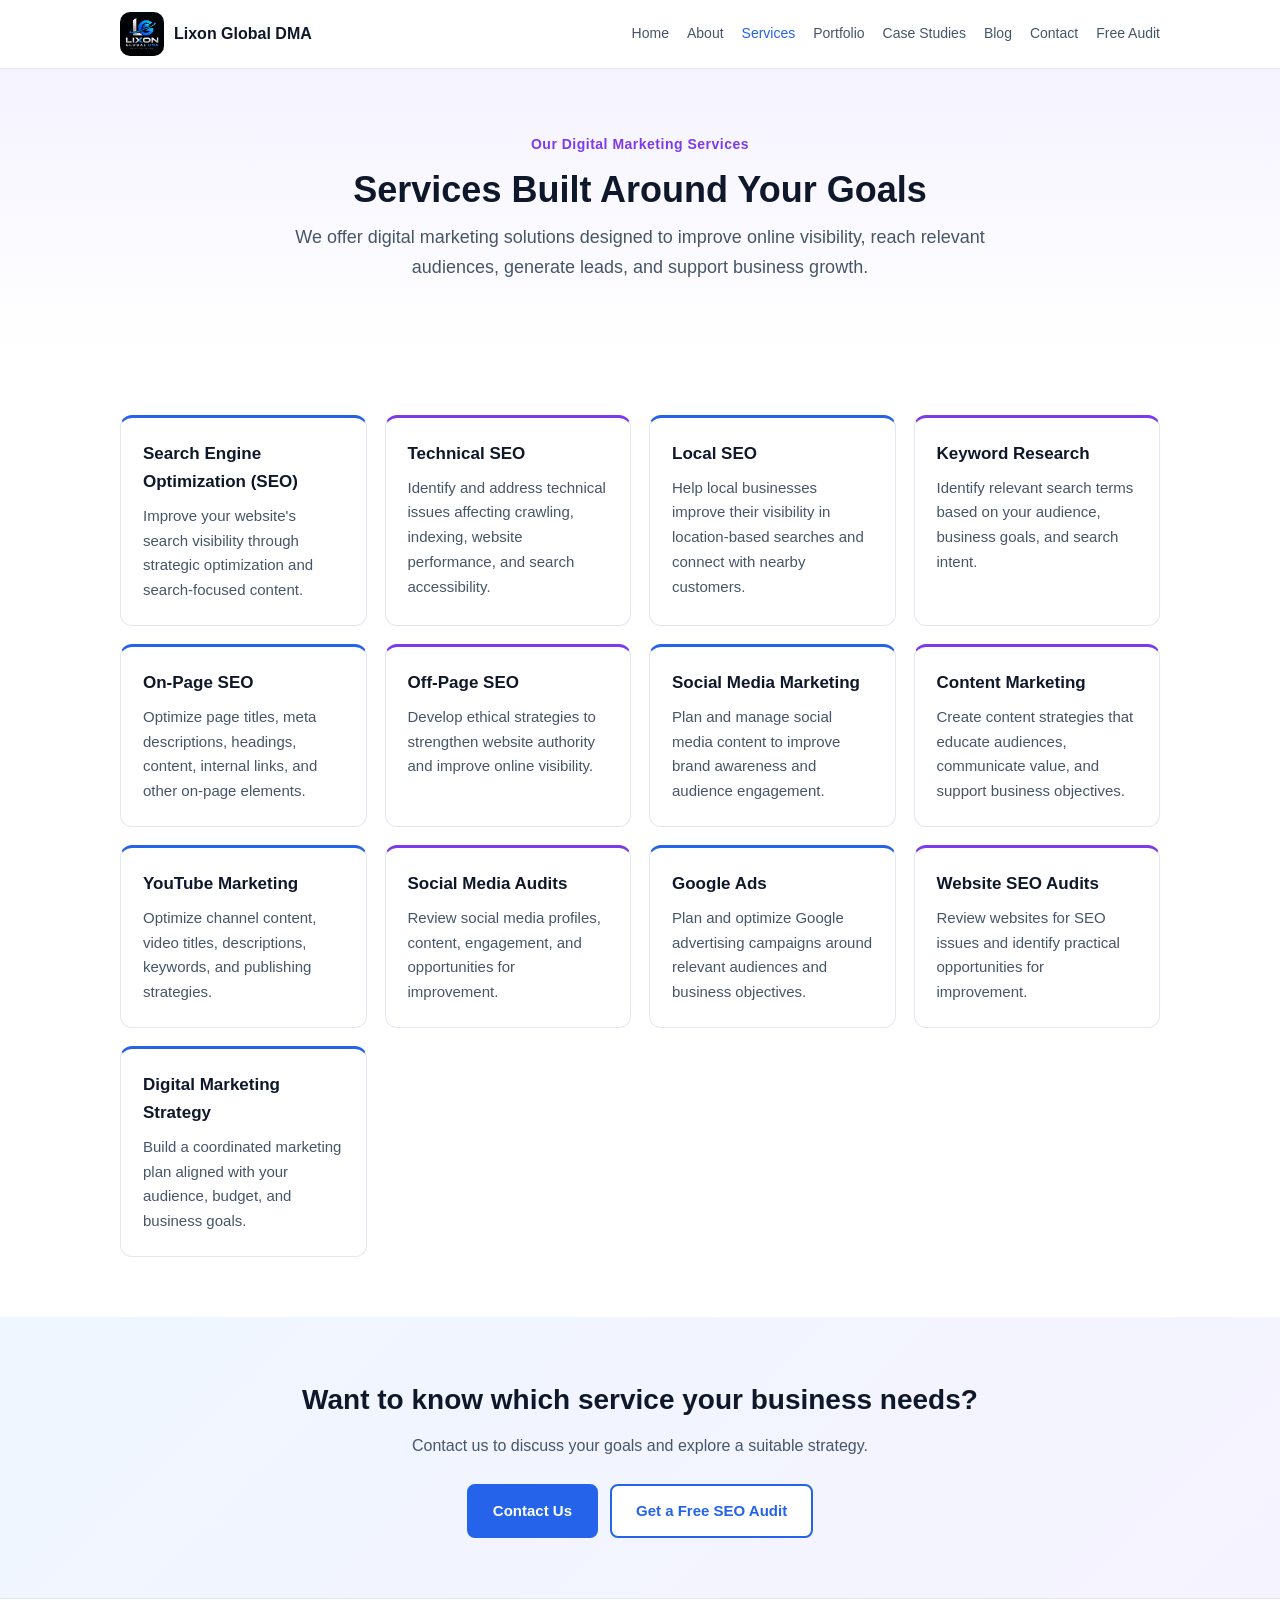
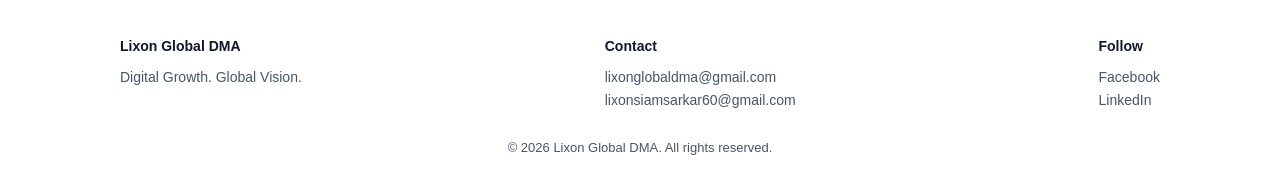
<file: services.html>
<!DOCTYPE html>
<html lang="en">
<head>
<meta charset="UTF-8">
<meta name="viewport" content="width=device-width, initial-scale=1">
<title>Services | Lixon Global DMA</title>
<meta name="description" content="Digital marketing services: SEO, social media, content, YouTube, Google Ads, audits and strategy.">
<link rel="stylesheet" href="style.css">
</head>
<body>
<header>
 <div class="wrap bar">
  <a href="index.html" class="brand"><span class="badge"><img src="logo.jpeg" alt="Lixon Global DMA logo"></span><span>Lixon Global DMA</span></a>
  <button class="menu-btn" id="menuBtn" aria-label="Open menu">Menu</button>
  <nav id="mainNav">
   <ul>
    <li><a href="index.html">Home</a></li>
    <li><a href="about.html">About</a></li>
    <li><a href="services.html" class="active">Services</a></li>
    <li><a href="portfolio.html">Portfolio</a></li>
    <li><a href="case-studies.html">Case Studies</a></li>
    <li><a href="blog.html">Blog</a></li>
    <li><a href="contact.html">Contact</a></li>
    <li><a href="free-audit.html">Free Audit</a></li>
   </ul>
  </nav>
 </div>
</header>

<main>

 <section class="page-hero"><div class="wrap">
  <p class="tag">Our Digital Marketing Services</p>
  <h1>Services Built Around Your Goals</h1>
  <p class="lead">We offer digital marketing solutions designed to improve online visibility, reach relevant audiences, generate leads, and support business growth.</p>
 </div></section>

 <section><div class="wrap"><div class="grid">
   <div class="card"><h3>Search Engine Optimization (SEO)</h3><p>Improve your website's search visibility through strategic optimization and search-focused content.</p></div>
   <div class="card"><h3>Technical SEO</h3><p>Identify and address technical issues affecting crawling, indexing, website performance, and search accessibility.</p></div>
   <div class="card"><h3>Local SEO</h3><p>Help local businesses improve their visibility in location-based searches and connect with nearby customers.</p></div>
   <div class="card"><h3>Keyword Research</h3><p>Identify relevant search terms based on your audience, business goals, and search intent.</p></div>
   <div class="card"><h3>On-Page SEO</h3><p>Optimize page titles, meta descriptions, headings, content, internal links, and other on-page elements.</p></div>
   <div class="card"><h3>Off-Page SEO</h3><p>Develop ethical strategies to strengthen website authority and improve online visibility.</p></div>
   <div class="card"><h3>Social Media Marketing</h3><p>Plan and manage social media content to improve brand awareness and audience engagement.</p></div>
   <div class="card"><h3>Content Marketing</h3><p>Create content strategies that educate audiences, communicate value, and support business objectives.</p></div>
   <div class="card"><h3>YouTube Marketing</h3><p>Optimize channel content, video titles, descriptions, keywords, and publishing strategies.</p></div>
   <div class="card"><h3>Social Media Audits</h3><p>Review social media profiles, content, engagement, and opportunities for improvement.</p></div>
   <div class="card"><h3>Google Ads</h3><p>Plan and optimize Google advertising campaigns around relevant audiences and business objectives.</p></div>
   <div class="card"><h3>Website SEO Audits</h3><p>Review websites for SEO issues and identify practical opportunities for improvement.</p></div>
   <div class="card"><h3>Digital Marketing Strategy</h3><p>Build a coordinated marketing plan aligned with your audience, budget, and business goals.</p></div>
 </div></div></section>

 <section class="cta"><div class="wrap">
  <h2>Want to know which service your business needs?</h2>
  <p>Contact us to discuss your goals and explore a suitable strategy.</p>
  <div class="btns">
   <a class="btn primary" href="contact.html">Contact Us</a>
   <a class="btn ghost" href="free-audit.html">Get a Free SEO Audit</a>
  </div>
 </div></section>
</main>

<footer>
 <div class="wrap">
  <div class="foot">
   <div><h4>Lixon Global DMA</h4><p>Digital Growth. Global Vision.</p></div>
   <div><h4>Contact</h4>
    <p><a href="mailto:lixonglobaldma@gmail.com">lixonglobaldma@gmail.com</a></p>
    <p><a href="mailto:lixonsiamsarkar60@gmail.com">lixonsiamsarkar60@gmail.com</a></p></div>
   <div><h4>Follow</h4>
    <p><a href="https://www.facebook.com/lixonglobaldma" target="_blank" rel="noopener">Facebook</a></p>
    <p><a href="https://www.linkedin.com/in/lixon-siam-sarkar" target="_blank" rel="noopener">LinkedIn</a></p></div>
  </div>
  <p class="copy">&copy; <span id="year">2026</span> Lixon Global DMA. All rights reserved.</p>
 </div>
</footer>
<script src="script.js"></script>
</body>
</html>
</file>
<file: style.css>
:root{--blue:#2563eb;--purple:#7c3aed;--ink:#0f172a;--muted:#475569;--line:#e2e8f0;--soft:#f8fafc;--max:1080px}
*{box-sizing:border-box;margin:0;padding:0}
html{scroll-behavior:smooth}
body{font-family:Arial,Helvetica,sans-serif;color:var(--ink);background:#fff;line-height:1.65}
a{color:inherit;text-decoration:none}
ul{list-style:none}
.wrap{max-width:var(--max);margin:0 auto;padding:0 20px}
header{position:sticky;top:0;background:#fff;border-bottom:1px solid var(--line);z-index:10}
.bar{display:flex;align-items:center;justify-content:space-between;height:68px}
.brand{display:flex;align-items:center;gap:10px;font-weight:700}
.badge{width:44px;height:44px;border-radius:10px;background:#000;overflow:hidden;display:flex}
.badge img{width:100%;height:100%;object-fit:cover}
nav ul{display:flex;gap:18px;font-size:14px}
nav a{color:var(--muted)}
nav a:hover,nav a.active{color:var(--blue)}
.menu-btn{display:none;background:none;border:1px solid var(--line);border-radius:8px;padding:8px 12px;font-size:14px;cursor:pointer}
.hero{padding:80px 0 64px;background:linear-gradient(180deg,#f5f3ff 0%,#fff 100%);text-align:center}
.tag{color:var(--purple);font-weight:700;letter-spacing:.5px;font-size:14px;margin-bottom:12px}
h1{font-size:40px;line-height:1.2;max-width:760px;margin:0 auto 18px}
.lead{color:var(--muted);max-width:720px;margin:0 auto 28px;font-size:18px}
.btns{display:flex;gap:12px;justify-content:center;flex-wrap:wrap}
.btn{display:inline-block;padding:13px 24px;border-radius:8px;font-weight:700;font-size:15px;border:2px solid var(--blue)}
.btn.primary{background:var(--blue);color:#fff}
.btn.primary:hover{background:#1d4ed8;border-color:#1d4ed8}
.btn.ghost{color:var(--blue);background:#fff}
.btn.ghost:hover{background:#eff6ff}
section{padding:60px 0}
section.alt{background:var(--soft)}
h2{font-size:28px;text-align:center;margin-bottom:10px}
.sub{text-align:center;color:var(--muted);max-width:640px;margin:0 auto 32px}
.grid{display:grid;grid-template-columns:repeat(auto-fit,minmax(240px,1fr));gap:18px}
.card{border:1px solid var(--line);border-radius:12px;padding:22px;background:#fff;border-top:3px solid var(--blue)}
.card:nth-child(even){border-top-color:var(--purple)}
.card h3{font-size:17px}
.center-text{text-align:center;max-width:720px;margin:0 auto;color:var(--muted);font-size:17px}
.cta{text-align:center;background:linear-gradient(135deg,#eff6ff,#f5f3ff)}
.cta p{color:var(--muted);max-width:600px;margin:0 auto 24px}
footer{border-top:1px solid var(--line);padding:36px 0;font-size:14px;color:var(--muted)}
.foot{display:flex;flex-wrap:wrap;gap:24px;justify-content:space-between}
.foot h4{color:var(--ink);margin-bottom:8px}
.foot a:hover{color:var(--blue)}
.copy{text-align:center;margin-top:24px;font-size:13px}
@media(max-width:820px){
 .menu-btn{display:block}
 nav{display:none;position:absolute;top:68px;left:0;right:0;background:#fff;border-bottom:1px solid var(--line);padding:12px 20px}
 nav.open{display:block}
 nav ul{flex-direction:column;gap:12px}
 h1{font-size:30px}
 .hero{padding:56px 0 44px}
}
.page-hero{padding:64px 0 44px;background:linear-gradient(180deg,#f5f3ff 0%,#fff 100%);text-align:center}
.page-hero h1{font-size:36px;margin-bottom:12px}
.two{display:grid;grid-template-columns:repeat(auto-fit,minmax(280px,1fr));gap:18px}
.card p{color:var(--muted);font-size:15px;margin-top:8px}
.steps{counter-reset:s}
.steps .card{position:relative;padding-top:48px}
.steps .card::before{counter-increment:s;content:counter(s);position:absolute;top:14px;left:22px;width:26px;height:26px;border-radius:50%;background:var(--blue);color:#fff;font-size:13px;font-weight:700;display:flex;align-items:center;justify-content:center}
.text-block{max-width:760px;margin:0 auto;color:var(--muted);font-size:17px}
.text-block p+p{margin-top:14px}
.chip{display:inline-block;background:#f5f3ff;color:var(--purple);font-size:12px;font-weight:700;padding:3px 10px;border-radius:999px;margin-bottom:10px}
.chip.demo{background:#eff6ff;color:var(--blue)}
.meta{margin-top:12px;font-size:15px;color:var(--muted)}
.meta strong{color:var(--ink)}
.note{max-width:760px;margin:28px auto 0;border-left:4px solid var(--purple);background:#faf5ff;padding:14px 18px;font-size:14px;color:var(--muted);border-radius:0 8px 8px 0}
form.mail-form{max-width:640px;margin:0 auto;background:#fff;border:1px solid var(--line);border-radius:12px;padding:24px}
.mail-form label{display:block;font-weight:700;font-size:14px;margin:14px 0 6px}
.mail-form input,.mail-form select,.mail-form textarea{width:100%;padding:11px 12px;border:1px solid #cbd5e1;border-radius:8px;font:inherit;font-size:15px}
.mail-form input:focus,.mail-form select:focus,.mail-form textarea:focus{outline:2px solid var(--blue);border-color:var(--blue)}
.mail-form textarea{min-height:120px;resize:vertical}
.mail-form button{margin-top:20px;cursor:pointer}
.form-msg{margin-top:14px;font-size:14px;color:var(--muted)}
.form-msg.err{color:#b91c1c}
.form-help{font-size:13px;color:var(--muted);margin-top:10px}
.contact-box{max-width:640px;margin:0 auto 28px;text-align:center;color:var(--muted)}
.contact-box a{color:var(--blue);font-weight:700}
.list{max-width:640px;margin:0 auto}
.list li{padding:10px 0 10px 28px;border-bottom:1px solid var(--line);position:relative;color:var(--muted)}
.list li::before{content:"";position:absolute;left:6px;top:19px;width:9px;height:9px;border-radius:50%;background:var(--purple)}
</file>
